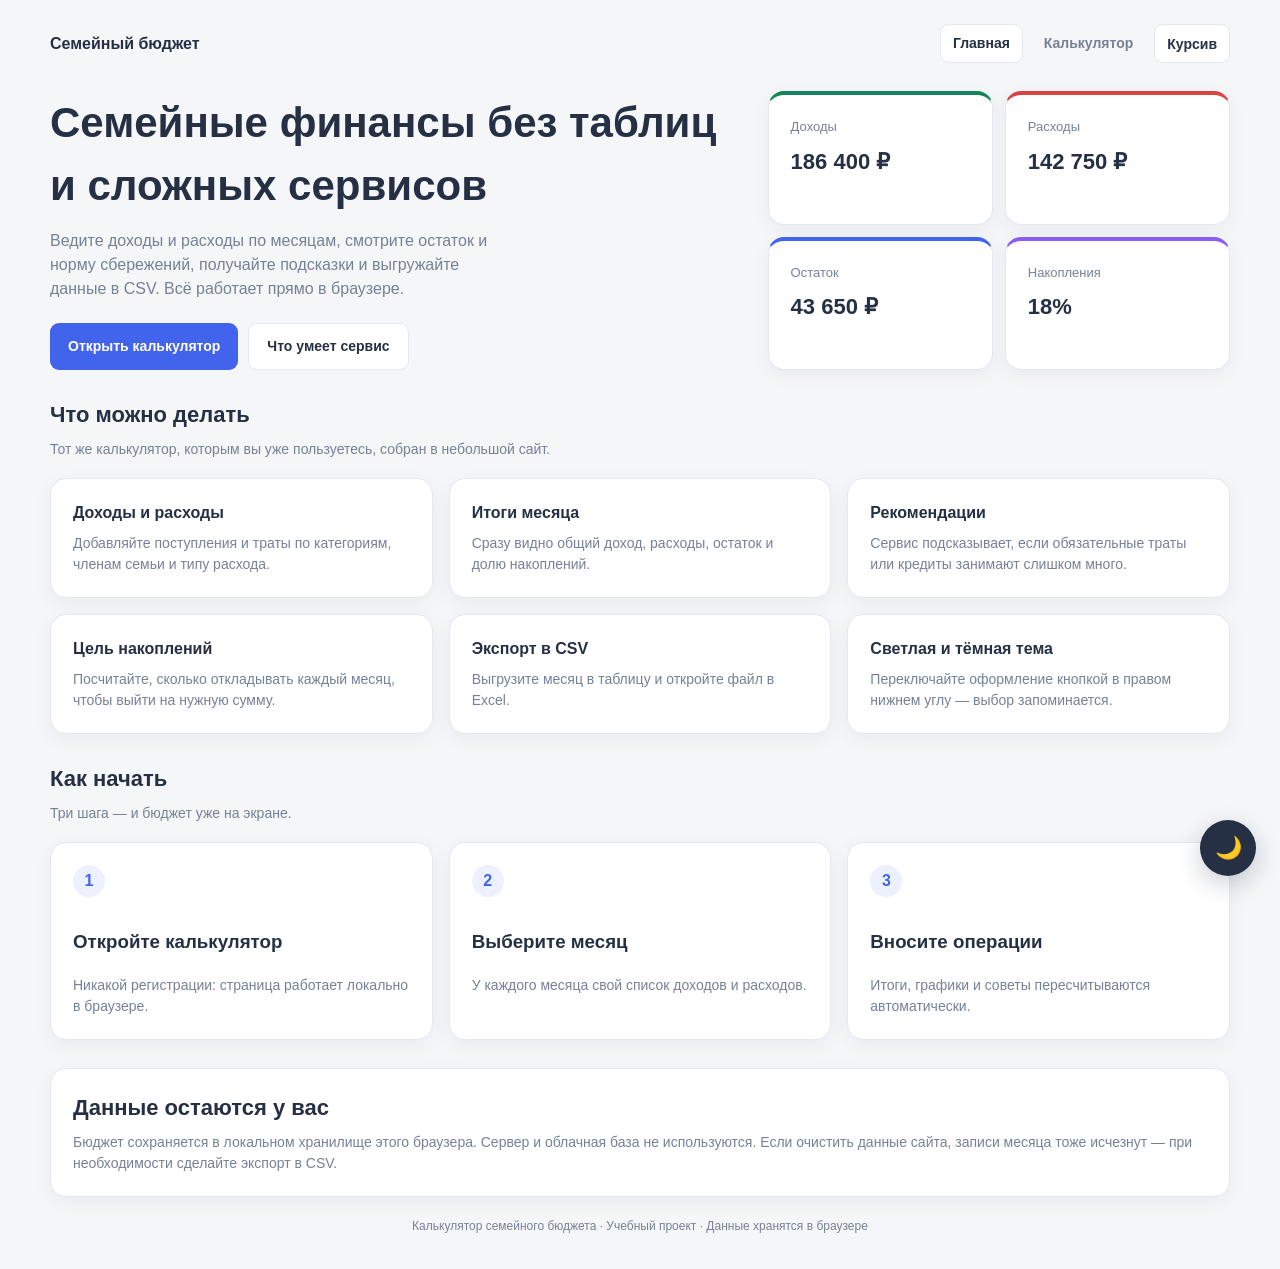
<file: index.html>
<!DOCTYPE html>
<html lang="ru">
<head>
    <meta charset="UTF-8">
    <meta name="viewport" content="width=device-width, initial-scale=1.0">
    <title>Семейный бюджет — учёт доходов и расходов</title>
    <meta name="description" content="Простой калькулятор семейного бюджета: доходы, расходы, накопления, рекомендации и экспорт в CSV. Данные хранятся только в вашем браузере.">
    <link rel="stylesheet" href="css/landing.css">
    <!-- Тема применяется сразу, чтобы страница не вспыхивала светлой. -->
    <script src="js/theme.js"></script>

    <!-- Курсив включается атрибутом data-font на html. -->
    <style>
        html[data-font="italic"] body {
            font-style: italic;
        }

        .font-toggle {
            border: 1px solid var(--border);
            background: var(--card);
            color: var(--text);
            border-radius: 9px;
            padding: 8px 12px;
            font-size: 14px;
            font-weight: 600;
            font-style: normal;
            cursor: pointer;
        }

        .font-toggle:focus-visible {
            outline: 3px solid var(--primary);
            outline-offset: 2px;
        }
    </style>

    <!-- Восстанавливаем курсив до отрисовки страницы. -->
    <script>
        (function applySavedFont() {
            try {
                if (localStorage.getItem("family-budget-font") === "italic") {
                    document.documentElement.setAttribute("data-font", "italic");
                }
            } catch (error) {
                // Если хранилище недоступно, остаётся обычный шрифт.
            }
        })();
    </script>
</head>
<body>
<div class="container">

    <!-- =========================================
         НАВИГАЦИЯ САЙТА
         ========================================= -->
    <nav class="site-nav" aria-label="Основная навигация">
        <a class="logo" href="index.html">Семейный бюджет</a>
        <div class="site-nav-links">
            <a href="index.html" aria-current="page">Главная</a>
            <a href="Калькулятор.html">Калькулятор</a>
            <!-- Переключение обычного шрифта и курсива -->
            <button type="button"
                    class="font-toggle"
                    id="fontToggle"
                    aria-pressed="false"
                    title="Переключить курсив">
                Курсив
            </button>
        </div>
    </nav>

    <!-- =========================================
         ПРИВЕТСТВЕННЫЙ БЛОК
         ========================================= -->
    <section class="hero">
        <div>
            <h1>Семейные финансы без таблиц и сложных сервисов</h1>
            <p>
                Ведите доходы и расходы по месяцам, смотрите остаток и норму
                сбережений, получайте подсказки и выгружайте данные в CSV.
                Всё работает прямо в браузере.
            </p>
            <div class="hero-actions">
                <!-- Основной переход к рабочему калькулятору -->
                <a class="button button-primary" href="Калькулятор.html">
                    Открыть калькулятор
                </a>
                <a class="button button-light" href="#features">
                    Что умеет сервис
                </a>
            </div>
        </div>

        <!-- Демонстрационные цифры — только для лендинга, не из данных пользователя -->
        <div class="hero-preview" aria-hidden="true">
            <div class="preview-row">
                <div class="card stat income">
                    <div class="stat-label">Доходы</div>
                    <div class="stat-value">186 400 ₽</div>
                </div>
                <div class="card stat expenses">
                    <div class="stat-label">Расходы</div>
                    <div class="stat-value">142 750 ₽</div>
                </div>
            </div>
            <div class="preview-row">
                <div class="card stat">
                    <div class="stat-label">Остаток</div>
                    <div class="stat-value">43 650 ₽</div>
                </div>
                <div class="card stat savings">
                    <div class="stat-label">Накопления</div>
                    <div class="stat-value">18%</div>
                </div>
            </div>
        </div>
    </section>

    <!-- =========================================
         ВОЗМОЖНОСТИ
         ========================================= -->
    <h2 class="section-title" id="features">Что можно делать</h2>
    <p class="section-caption">
        Тот же калькулятор, которым вы уже пользуетесь, собран в небольшой сайт.
    </p>

    <section class="features">
        <article class="card">
            <h3>Доходы и расходы</h3>
            <p>Добавляйте поступления и траты по категориям, членам семьи и типу расхода.</p>
        </article>
        <article class="card">
            <h3>Итоги месяца</h3>
            <p>Сразу видно общий доход, расходы, остаток и долю накоплений.</p>
        </article>
        <article class="card">
            <h3>Рекомендации</h3>
            <p>Сервис подсказывает, если обязательные траты или кредиты занимают слишком много.</p>
        </article>
        <article class="card">
            <h3>Цель накоплений</h3>
            <p>Посчитайте, сколько откладывать каждый месяц, чтобы выйти на нужную сумму.</p>
        </article>
        <article class="card">
            <h3>Экспорт в CSV</h3>
            <p>Выгрузите месяц в таблицу и откройте файл в Excel.</p>
        </article>
        <article class="card">
            <h3>Светлая и тёмная тема</h3>
            <p>Переключайте оформление кнопкой в правом нижнем углу — выбор запоминается.</p>
        </article>
    </section>

    <!-- =========================================
         КАК НАЧАТЬ
         ========================================= -->
    <h2 class="section-title">Как начать</h2>
    <p class="section-caption">Три шага — и бюджет уже на экране.</p>

    <section class="steps">
        <article class="card">
            <div class="step-number">1</div>
            <h3>Откройте калькулятор</h3>
            <p class="section-caption" style="margin:0">Никакой регистрации: страница работает локально в браузере.</p>
        </article>
        <article class="card">
            <div class="step-number">2</div>
            <h3>Выберите месяц</h3>
            <p class="section-caption" style="margin:0">У каждого месяца свой список доходов и расходов.</p>
        </article>
        <article class="card">
            <div class="step-number">3</div>
            <h3>Вносите операции</h3>
            <p class="section-caption" style="margin:0">Итоги, графики и советы пересчитываются автоматически.</p>
        </article>
    </section>

    <!-- =========================================
         ПРИВАТНОСТЬ
         ========================================= -->
    <section class="card privacy">
        <h2 class="section-title">Данные остаются у вас</h2>
        <p class="section-caption" style="margin-bottom:0">
            Бюджет сохраняется в локальном хранилище этого браузера.
            Сервер и облачная база не используются. Если очистить данные сайта,
            записи месяца тоже исчезнут — при необходимости сделайте экспорт в CSV.
        </p>
    </section>

    <footer class="footer">
        Калькулятор семейного бюджета · Учебный проект · Данные хранятся в браузере
    </footer>
</div>

<!-- =========================================
     КНОПКА ТЕМЫ (правый нижний угол)
     ========================================= -->
<button type="button"
        class="theme-toggle"
        id="themeToggle"
        aria-label="Переключить тему"
        title="Переключить тему">
    <span class="icon-moon" aria-hidden="true">🌙</span>
    <span class="icon-sun" aria-hidden="true">☀️</span>
</button>

<!-- =========================================
     ПЕРЕКЛЮЧЕНИЕ ОБЫЧНОГО ШРИФТА И КУРСИВА
     ========================================= -->
<script>
    (function() {
        const FONT_STORAGE_KEY = "family-budget-font";
        const fontToggle = document.getElementById("fontToggle");

        function isItalic() {
            return document.documentElement.getAttribute("data-font") === "italic";
        }

        function updateFontButton() {
            const italic = isItalic();

            fontToggle.textContent = italic ? "Обычный шрифт" : "Курсив";
            fontToggle.setAttribute("aria-pressed", italic ? "true" : "false");
            fontToggle.title = italic
                ? "Вернуть обычный шрифт"
                : "Включить курсив";
        }

        function setFont(style) {
            if (style === "italic") {
                document.documentElement.setAttribute("data-font", "italic");
            } else {
                document.documentElement.removeAttribute("data-font");
                style = "normal";
            }

            try {
                localStorage.setItem(FONT_STORAGE_KEY, style);
            } catch (error) {
                // Тема шрифта всё равно меняется до перезагрузки.
            }

            updateFontButton();
        }

        fontToggle.addEventListener("click", function() {
            setFont(isItalic() ? "normal" : "italic");
        });

        updateFontButton();
    })();
</script>
</body>
</html>
</file>
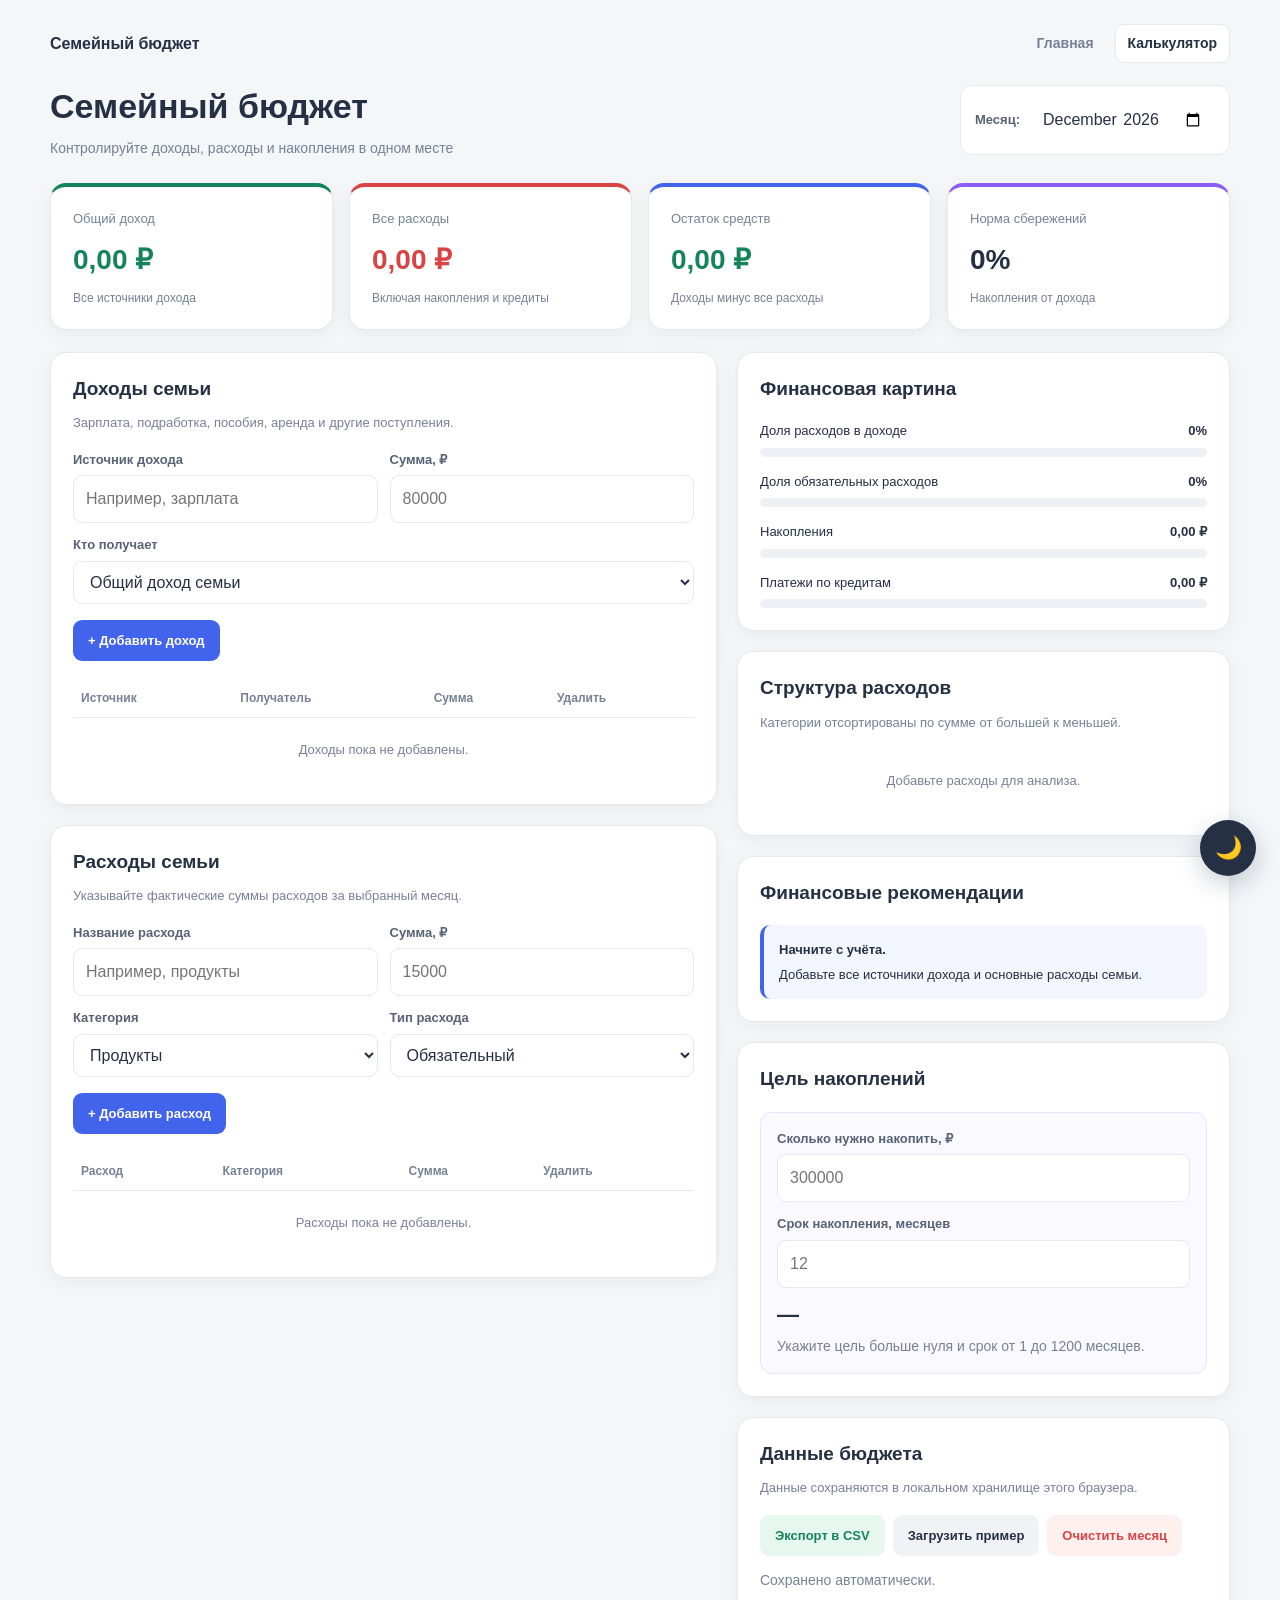
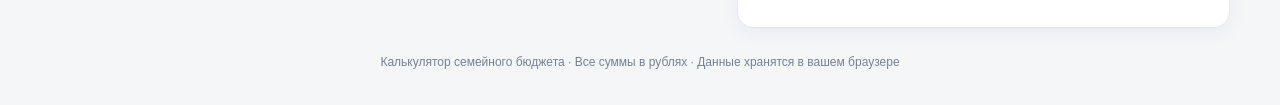
<file: Калькулятор.html>
<!DOCTYPE html>
<html lang="ru">
<head>
    <meta charset="UTF-8">
    <meta name="viewport" content="width=device-width, initial-scale=1.0">
    <title>Калькулятор семейного бюджета</title>

    <style>
        /* =========================================
           1. ОСНОВНЫЕ НАСТРОЙКИ И ЦВЕТОВАЯ ПАЛИТРА
           ========================================= */

        :root {
            --bg: #f4f6f8;
            --card: #ffffff;
            --text: #253044;
            --muted: #778196;
            --label: #586277;
            --primary: #4263eb;
            --primary-light: #edf1ff;
            --green: #16845b;
            --green-light: #e6f7ef;
            --red: #d94343;
            --red-light: #fff0f0;
            --orange: #c17b16;
            --border: #e4e8ef;
            --input-bg: #ffffff;
            --button-light-bg: #f0f2f6;
            --table-row-border: #edf0f4;
            --progress-bg: #edf0f5;
            --advice-info-bg: #f3f5ff;
            --advice-warning-bg: #fff5e5;
            --goal-bg: #faf9ff;
            --goal-border: #e8e1ff;
            --theme-btn-bg: #253044;
            --theme-btn-color: #ffffff;
            --radius: 16px;
            --shadow: 0 5px 20px rgba(25, 40, 70, 0.05);
            color-scheme: light;
        }

        /* Тёмная тема: те же имена переменных, другие значения */
        html[data-theme="dark"] {
            --bg: #121826;
            --card: #1b2435;
            --text: #e8edf5;
            --muted: #9aa6b8;
            --label: #b4c0d4;
            --primary: #6b86f5;
            --primary-light: #2a3458;
            --green: #3dba86;
            --green-light: #163528;
            --red: #f07171;
            --red-light: #3a1f24;
            --orange: #e0a454;
            --border: #2d3a4f;
            --input-bg: #151d2c;
            --button-light-bg: #2a3548;
            --table-row-border: #2d3a4f;
            --progress-bg: #2a3548;
            --advice-info-bg: #232d4a;
            --advice-warning-bg: #3a2f1c;
            --goal-bg: #221f38;
            --goal-border: #3d3563;
            --theme-btn-bg: #e8edf5;
            --theme-btn-color: #121826;
            --shadow: 0 5px 20px rgba(0, 0, 0, 0.35);
            color-scheme: dark;
        }

        * {
            box-sizing: border-box;
        }

        body {
            margin: 0;
            padding: 24px;
            font-family: Arial, Helvetica, sans-serif;
            background: var(--bg);
            color: var(--text);
            line-height: 1.5;
            transition: background-color 0.25s ease, color 0.25s ease;
        }

        button, input, select {
            font: inherit;
        }

        button {
            cursor: pointer;
        }

        .container {
            max-width: 1180px;
            margin: 0 auto;
        }

        .site-nav {
            display: flex;
            justify-content: space-between;
            align-items: center;
            gap: 16px;
            flex-wrap: wrap;
            margin-bottom: 18px;
        }

        .logo {
            font-weight: 700;
            font-size: 16px;
            color: var(--text);
            text-decoration: none;
        }

        .site-nav-links {
            display: flex;
            gap: 8px;
            flex-wrap: wrap;
        }

        .site-nav-links a {
            text-decoration: none;
            color: var(--muted);
            font-size: 14px;
            font-weight: 600;
            padding: 8px 12px;
            border-radius: 9px;
            border: 1px solid transparent;
        }

        .site-nav-links a:hover,
        .site-nav-links a[aria-current="page"] {
            color: var(--text);
            background: var(--card);
            border: 1px solid var(--border);
        }

        header {
            display: flex;
            justify-content: space-between;
            align-items: center;
            gap: 16px;
            flex-wrap: wrap;
            margin-bottom: 24px;
        }

        h1 {
            font-size: clamp(25px, 4vw, 34px);
            margin: 0 0 6px;
        }

        h2 {
            font-size: 19px;
            margin: 0 0 18px;
        }

        h3 {
            font-size: 15px;
            margin: 0 0 12px;
        }

        p {
            margin-top: 0;
        }

        .subtitle, .muted {
            color: var(--muted);
            font-size: 14px;
        }

        .month-control {
            display: flex;
            align-items: center;
            gap: 10px;
            background: var(--card);
            padding: 10px 14px;
            border-radius: 12px;
            border: 1px solid var(--border);
        }

        .month-control input {
            border: none;
            background: transparent;
            outline: none;
            color: var(--text);
        }

        /* =========================================
           2. КАРТОЧКИ И ОСНОВНАЯ СЕТКА
           ========================================= */

        .summary-grid {
            display: grid;
            grid-template-columns: repeat(4, minmax(0, 1fr));
            gap: 16px;
            margin-bottom: 22px;
        }

        .card {
            background: var(--card);
            border: 1px solid var(--border);
            border-radius: var(--radius);
            padding: 22px;
            box-shadow: var(--shadow);
            min-width: 0;
        }

        .summary-card {
            border-top: 4px solid var(--primary);
        }

        .summary-card.income {
            border-top-color: var(--green);
        }

        .summary-card.expenses {
            border-top-color: var(--red);
        }

        .summary-card.savings {
            border-top-color: #8b5cf6;
        }

        .summary-label {
            color: var(--muted);
            font-size: 13px;
            margin-bottom: 10px;
        }

        .summary-value {
            font-size: clamp(20px, 2.2vw, 28px);
            font-weight: 700;
            overflow-wrap: anywhere;
        }

        .summary-note {
            font-size: 12px;
            color: var(--muted);
            margin-top: 8px;
        }

        .layout {
            display: grid;
            grid-template-columns: minmax(0, 1.15fr) minmax(0, 0.85fr);
            gap: 20px;
            align-items: start;
        }

        .column {
            display: grid;
            gap: 20px;
            min-width: 0;
        }

        /* =========================================
           3. ФОРМЫ И КНОПКИ
           ========================================= */

        .form-grid {
            display: grid;
            grid-template-columns: minmax(0, 1fr) minmax(0, 1fr);
            gap: 12px;
            margin-bottom: 16px;
        }

        .field {
            display: flex;
            flex-direction: column;
            gap: 6px;
            min-width: 0;
        }

        .field.full {
            grid-column: 1 / -1;
        }

        label {
            font-size: 13px;
            font-weight: 600;
            color: var(--label);
        }

        input, select {
            width: 100%;
            min-width: 0;
            padding: 11px 12px;
            border: 1px solid var(--border);
            border-radius: 9px;
            background: var(--input-bg);
            color: var(--text);
        }

        input:focus, select:focus {
            outline: 2px solid rgba(66, 99, 235, 0.2);
            border-color: var(--primary);
        }

        .button {
            display: inline-flex;
            justify-content: center;
            align-items: center;
            gap: 6px;
            border: none;
            border-radius: 9px;
            padding: 11px 15px;
            font-weight: 600;
            font-size: 13px;
            transition: opacity 0.2s, transform 0.2s;
        }

        .button:hover {
            opacity: 0.88;
        }

        .button:active {
            transform: scale(0.98);
        }

        .button-primary {
            background: var(--primary);
            color: #fff;
        }

        .button-green {
            background: var(--green-light);
            color: var(--green);
        }

        .button-light {
            background: var(--button-light-bg);
            color: var(--text);
        }

        .button-danger {
            background: var(--red-light);
            color: var(--red);
        }

        .button-small {
            padding: 7px 10px;
            font-size: 12px;
        }

        .button-row {
            display: flex;
            gap: 8px;
            flex-wrap: wrap;
        }

        /* =========================================
           4. ТАБЛИЦЫ ОПЕРАЦИЙ
           ========================================= */

        .table-wrapper {
            overflow-x: auto;
            width: 100%;
        }

        table {
            width: 100%;
            border-collapse: collapse;
            font-size: 13px;
        }

        th {
            text-align: left;
            color: var(--muted);
            font-weight: 600;
            font-size: 12px;
            padding: 10px 8px;
            border-bottom: 1px solid var(--border);
            white-space: nowrap;
        }

        td {
            padding: 12px 8px;
            border-bottom: 1px solid var(--table-row-border);
            vertical-align: middle;
        }

        tbody tr:last-child td {
            border-bottom: none;
        }

        .amount {
            font-weight: 700;
            white-space: nowrap;
        }

        .income-text {
            color: var(--green);
        }

        .expense-text {
            color: var(--red);
        }

        .delete-button {
            border: none;
            background: transparent;
            color: var(--red);
            font-size: 20px;
            line-height: 1;
            padding: 4px 8px;
            border-radius: 6px;
        }

        .delete-button:hover {
            background: var(--red-light);
        }

        .empty-state {
            text-align: center;
            color: var(--muted);
            padding: 22px 8px;
            font-size: 13px;
        }

        /* =========================================
           5. АНАЛИТИКА И ПРОГРЕСС-БАРЫ
           ========================================= */

        .metric-row {
            display: flex;
            justify-content: space-between;
            gap: 12px;
            font-size: 13px;
            margin: 15px 0 7px;
        }

        .metric-row strong {
            text-align: right;
        }

        .progress {
            height: 9px;
            background: var(--progress-bg);
            border-radius: 10px;
            overflow: hidden;
        }

        .progress-bar {
            height: 100%;
            width: 0;
            border-radius: inherit;
            transition: width 0.25s;
        }

        .bar-green {
            background: var(--green);
        }

        .bar-red {
            background: var(--red);
        }

        .bar-blue {
            background: var(--primary);
        }

        .bar-purple {
            background: #8b5cf6;
        }

        .category-item {
            margin-bottom: 17px;
        }

        .category-item:last-child {
            margin-bottom: 0;
        }

        .category-heading {
            display: flex;
            justify-content: space-between;
            gap: 12px;
            font-size: 13px;
            margin-bottom: 7px;
        }

        .category-heading span:last-child {
            font-weight: 700;
            white-space: nowrap;
        }

        /* =========================================
           6. БЛОК РЕКОМЕНДАЦИЙ
           ========================================= */

        .advice {
            padding: 15px;
            border-radius: 10px;
            background: var(--advice-info-bg);
            border-left: 4px solid var(--primary);
            font-size: 13px;
            margin-bottom: 10px;
        }

        .advice:last-child {
            margin-bottom: 0;
        }

        .advice.good {
            background: var(--green-light);
            border-left-color: var(--green);
        }

        .advice.warning {
            background: var(--advice-warning-bg);
            border-left-color: var(--orange);
        }

        .advice.bad {
            background: var(--red-light);
            border-left-color: var(--red);
        }

        /* =========================================
           7. ПЛАН НАКОПЛЕНИЙ
           ========================================= */

        .goal-box {
            background: var(--goal-bg);
            border: 1px solid var(--goal-border);
            border-radius: 12px;
            padding: 16px;
        }

        .goal-result {
            font-size: 22px;
            font-weight: 700;
            margin: 10px 0 5px;
        }

        /* =========================================
           8. ПОДВАЛ И АДАПТИВНОСТЬ
           ========================================= */

        .footer {
            text-align: center;
            color: var(--muted);
            font-size: 12px;
            margin-top: 25px;
            padding-bottom: 10px;
        }

        .section-caption {
            font-size: 13px;
            color: var(--muted);
            margin: -8px 0 17px;
        }

        @media (max-width: 900px) {
            .summary-grid {
                grid-template-columns: repeat(2, minmax(0, 1fr));
            }

            .layout {
                grid-template-columns: 1fr;
            }
        }

        @media (max-width: 520px) {
            body {
                padding: 12px;
            }

            .card {
                padding: 16px;
            }

            .summary-grid {
                gap: 10px;
            }

            .summary-card {
                padding: 14px;
            }

            .summary-value {
                font-size: 20px;
            }

            .form-grid {
                grid-template-columns: 1fr;
            }

            .field.full {
                grid-column: auto;
            }

            header {
                align-items: stretch;
            }

            .month-control {
                justify-content: space-between;
            }
        }

        /* =========================================
           9. КНОПКА ПЕРЕКЛЮЧЕНИЯ ТЕМЫ
           ========================================= */

        .theme-toggle {
            position: fixed;
            right: 24px;
            bottom: 24px;
            z-index: 1000;
            width: 56px;
            height: 56px;
            border: none;
            border-radius: 50%;
            background: var(--theme-btn-bg);
            color: var(--theme-btn-color);
            box-shadow: 0 8px 24px rgba(25, 40, 70, 0.22);
            font-size: 22px;
            line-height: 1;
            display: inline-flex;
            align-items: center;
            justify-content: center;
            transition: transform 0.2s, opacity 0.2s, background-color 0.25s;
        }

        .theme-toggle:hover {
            opacity: 0.92;
            transform: scale(1.05);
        }

        .theme-toggle:focus-visible {
            outline: 3px solid var(--primary);
            outline-offset: 3px;
        }

        /* В тёмной теме на кнопке показываем солнце, в светлой — луну */
        .theme-toggle .icon-sun {
            display: none;
        }

        html[data-theme="dark"] .theme-toggle .icon-moon {
            display: none;
        }

        html[data-theme="dark"] .theme-toggle .icon-sun {
            display: inline;
        }

        @media (max-width: 520px) {
            .theme-toggle {
                right: 16px;
                bottom: 16px;
                width: 50px;
                height: 50px;
            }
        }
    </style>

    <!-- Общая тема для лендинга и калькулятора. -->
    <script src="js/theme.js"></script>
</head>

<body>
<div class="container">

    <!-- =========================================
         НАВИГАЦИЯ САЙТА
         ========================================= -->
    <nav class="site-nav" aria-label="Основная навигация">
        <a class="logo" href="index.html">Семейный бюджет</a>
        <div class="site-nav-links">
            <a href="index.html">Главная</a>
            <a href="Калькулятор.html" aria-current="page">Калькулятор</a>
        </div>
    </nav>

    <!-- =========================================
         ЗАГОЛОВОК И ВЫБОР МЕСЯЦА
         ========================================= -->

    <header>
        <div>
            <h1>Семейный бюджет</h1>
            <div class="subtitle">
                Контролируйте доходы, расходы и накопления в одном месте
            </div>
        </div>

        <div class="month-control">
            <label for="budgetMonth">Месяц:</label>
            <input type="month" id="budgetMonth">
        </div>
    </header>

    <!-- =========================================
         КАРТОЧКИ ИТОГОВ
         ========================================= -->

    <section class="summary-grid" aria-label="Итоги бюджета">

        <div class="card summary-card income">
            <div class="summary-label">Общий доход</div>
            <div class="summary-value income-text" id="totalIncome">0 ₽</div>
            <div class="summary-note">Все источники дохода</div>
        </div>

        <div class="card summary-card expenses">
            <div class="summary-label">Все расходы</div>
            <div class="summary-value expense-text" id="totalExpenses">0 ₽</div>
            <div class="summary-note">Включая накопления и кредиты</div>
        </div>

        <div class="card summary-card">
            <div class="summary-label">Остаток средств</div>
            <div class="summary-value" id="balance">0 ₽</div>
            <div class="summary-note">Доходы минус все расходы</div>
        </div>

        <div class="card summary-card savings">
            <div class="summary-label">Норма сбережений</div>
            <div class="summary-value" id="savingsRate">0%</div>
            <div class="summary-note">Накопления от дохода</div>
        </div>

    </section>

    <main class="layout">

        <!-- =====================================
             ЛЕВАЯ КОЛОНКА: ВВОД ДАННЫХ
             ===================================== -->

        <div class="column">

            <!-- Добавление дохода -->

            <section class="card">
                <h2>Доходы семьи</h2>
                <p class="section-caption">
                    Зарплата, подработка, пособия, аренда и другие поступления.
                </p>

                <form id="incomeForm">
                    <div class="form-grid">

                        <div class="field">
                            <label for="incomeName">Источник дохода</label>
                            <input id="incomeName" type="text"
                                   placeholder="Например, зарплата"
                                   maxlength="100" required>
                        </div>

                        <div class="field">
                            <label for="incomeAmount">Сумма, ₽</label>
                            <input id="incomeAmount" type="number"
                                   min="0.01" max="1000000000000"
                                   step="0.01" placeholder="80000"
                                   required>
                        </div>

                        <div class="field full">
                            <label for="incomePerson">Кто получает</label>
                            <select id="incomePerson">
                                <option value="Общий доход семьи">Общий доход семьи</option>
                                <option value="Первый член семьи">Первый член семьи</option>
                                <option value="Второй член семьи">Второй член семьи</option>
                                <option value="Другой источник">Другой источник</option>
                            </select>
                        </div>

                    </div>

                    <button class="button button-primary" type="submit">
                        + Добавить доход
                    </button>
                </form>

                <div class="table-wrapper" style="margin-top:18px">
                    <table>
                        <thead>
                        <tr>
                            <th>Источник</th>
                            <th>Получатель</th>
                            <th>Сумма</th>
                            <th>Удалить</th>
                        </tr>
                        </thead>
                        <tbody id="incomeTable"></tbody>
                    </table>
                </div>
            </section>

            <!-- Добавление расхода -->

            <section class="card">
                <h2>Расходы семьи</h2>
                <p class="section-caption">
                    Указывайте фактические суммы расходов за выбранный месяц.
                </p>

                <form id="expenseForm">
                    <div class="form-grid">

                        <div class="field">
                            <label for="expenseName">Название расхода</label>
                            <input id="expenseName" type="text"
                                   placeholder="Например, продукты"
                                   maxlength="100" required>
                        </div>

                        <div class="field">
                            <label for="expenseAmount">Сумма, ₽</label>
                            <input id="expenseAmount" type="number"
                                   min="0.01" max="1000000000000"
                                   step="0.01" placeholder="15000"
                                   required>
                        </div>

                        <div class="field">
                            <label for="expenseCategory">Категория</label>
                            <select id="expenseCategory">
                                <option value="Продукты">Продукты</option>
                                <option value="Жильё и коммунальные услуги">Жильё и коммунальные услуги</option>
                                <option value="Транспорт">Транспорт</option>
                                <option value="Здоровье">Здоровье</option>
                                <option value="Образование">Образование</option>
                                <option value="Дети">Дети</option>
                                <option value="Одежда">Одежда</option>
                                <option value="Связь и интернет">Связь и интернет</option>
                                <option value="Отдых и развлечения">Отдых и развлечения</option>
                                <option value="Кредиты">Кредиты</option>
                                <option value="Накопления">Накопления</option>
                                <option value="Дом и быт">Дом и быт</option>
                                <option value="Налоги">Налоги</option>
                                <option value="Подарки и помощь">Подарки и помощь</option>
                                <option value="Прочее">Прочее</option>
                            </select>
                        </div>

                        <div class="field">
                            <label for="expenseType">Тип расхода</label>
                            <select id="expenseType">
                                <option value="Обязательный">Обязательный</option>
                                <option value="Переменный">Переменный</option>
                            </select>
                        </div>

                    </div>

                    <button class="button button-primary" type="submit">
                        + Добавить расход
                    </button>
                </form>

                <div class="table-wrapper" style="margin-top:18px">
                    <table>
                        <thead>
                        <tr>
                            <th>Расход</th>
                            <th>Категория</th>
                            <th>Сумма</th>
                            <th>Удалить</th>
                        </tr>
                        </thead>
                        <tbody id="expenseTable"></tbody>
                    </table>
                </div>
            </section>

        </div>

        <!-- =====================================
             ПРАВАЯ КОЛОНКА: АНАЛИТИКА
             ===================================== -->

        <div class="column">

            <!-- Финансовая сводка -->

            <section class="card">
                <h2>Финансовая картина</h2>

                <div class="metric-row">
                    <span>Доля расходов в доходе</span>
                    <strong id="expenseRatio">0%</strong>
                </div>
                <div class="progress">
                    <div class="progress-bar bar-red" id="expenseBar"></div>
                </div>

                <div class="metric-row">
                    <span>Доля обязательных расходов</span>
                    <strong id="mandatoryRatio">0%</strong>
                </div>
                <div class="progress">
                    <div class="progress-bar bar-blue" id="mandatoryBar"></div>
                </div>

                <div class="metric-row">
                    <span>Накопления</span>
                    <strong id="savingsAmount">0 ₽</strong>
                </div>
                <div class="progress">
                    <div class="progress-bar bar-purple" id="savingsBar"></div>
                </div>

                <div class="metric-row">
                    <span>Платежи по кредитам</span>
                    <strong id="creditAmount">0 ₽</strong>
                </div>
                <div class="progress">
                    <div class="progress-bar bar-red" id="creditBar"></div>
                </div>
            </section>

            <!-- Структура расходов -->

            <section class="card">
                <h2>Структура расходов</h2>
                <p class="section-caption">
                    Категории отсортированы по сумме от большей к меньшей.
                </p>
                <div id="categoryAnalysis">
                    <div class="empty-state">Добавьте расходы для анализа.</div>
                </div>
            </section>

            <!-- Финансовые рекомендации -->

            <section class="card">
                <h2>Финансовые рекомендации</h2>
                <div id="recommendations">
                    <div class="advice">
                        Добавьте доходы и расходы, чтобы получить рекомендации.
                    </div>
                </div>
            </section>

            <!-- Цель накоплений -->

            <section class="card">
                <h2>Цель накоплений</h2>

                <div class="goal-box">
                    <div class="field">
                        <label for="goalAmount">Сколько нужно накопить, ₽</label>
                        <input id="goalAmount" type="number"
                               min="0" max="1000000000000"
                               step="0.01" placeholder="300000">
                    </div>

                    <div class="field" style="margin-top:12px">
                        <label for="goalMonths">Срок накопления, месяцев</label>
                        <input id="goalMonths" type="number"
                               min="1" max="1200" step="1"
                               placeholder="12">
                    </div>

                    <div class="goal-result" id="goalMonthly">0 ₽/мес.</div>
                    <div class="muted" id="goalAdvice">
                        Укажите цель и срок накопления.
                    </div>
                </div>
            </section>

            <!-- Управление данными -->

            <section class="card">
                <h2>Данные бюджета</h2>
                <p class="section-caption">
                    Данные сохраняются в локальном хранилище этого браузера.
                </p>

                <div class="button-row">
                    <button type="button" class="button button-green"
                            id="exportButton">
                        Экспорт в CSV
                    </button>

                    <button type="button" class="button button-light"
                            id="demoButton">
                        Загрузить пример
                    </button>

                    <button type="button" class="button button-danger"
                            id="clearButton">
                        Очистить месяц
                    </button>
                </div>

                <p class="muted" id="saveStatus" style="margin-top:14px">
                    Изменения сохраняются автоматически.
                </p>
            </section>

        </div>
    </main>

    <footer class="footer">
        Калькулятор семейного бюджета · Все суммы в рублях ·
        Данные хранятся в вашем браузере
    </footer>

</div>

<!-- =========================================
     КНОПКА ТЕМЫ (правый нижний угол)
     Светлая тема: луна — переключить на тёмную.
     Тёмная тема: солнце — вернуть светлую.
     ========================================= -->
<button type="button"
        class="theme-toggle"
        id="themeToggle"
        aria-label="Переключить тему"
        title="Переключить тему">
    <span class="icon-moon" aria-hidden="true">🌙</span>
    <span class="icon-sun" aria-hidden="true">☀️</span>
</button>

<script>
/* =========================================================
   КАЛЬКУЛЯТОР СЕМЕЙНОГО БЮДЖЕТА
   Версия 1.0

   Основные функции:
   1. Добавление и удаление доходов.
   2. Добавление и удаление расходов.
   3. Автоматический пересчёт показателей.
   4. Анализ категорий и финансовые рекомендации.
   5. Расчёт цели накоплений.
   6. Сохранение данных в localStorage.
   7. Экспорт данных в CSV.
   8. Переключение светлой и тёмной темы (js/theme.js).

   ВАЖНО:
   - Данные хранятся в браузере на этом устройстве.
   - Сервер и база данных не используются.
   - Очистка данных браузера может удалить сохранённый бюджет.
   ========================================================= */


/* =========================================================
   1. ПЕРЕМЕННЫЕ И НАСТРОЙКИ
   ========================================================= */

// Список операций хранится отдельно для каждого месяца.
let incomes = [];
let expenses = [];

// Текущий месяц в формате YYYY-MM.
const monthInput = document.getElementById("budgetMonth");

// Форматирование денежных сумм в российских рублях.
const moneyFormatter = new Intl.NumberFormat("ru-RU", {
    style: "currency",
    currency: "RUB",
    maximumFractionDigits: 2
});

// Форматирование процентов.
const percentFormatter = new Intl.NumberFormat("ru-RU", {
    maximumFractionDigits: 1
});

// Допустимый максимум для одной введённой суммы.
const MAX_AMOUNT = 1_000_000_000_000;

// Ключи localStorage имеют общий префикс.
const STORAGE_PREFIX = "familyBudget_v1_";


/* =========================================================
   2. ВСПОМОГАТЕЛЬНЫЕ ФУНКЦИИ
   ========================================================= */

// Преобразование числа в денежный формат.
function formatMoney(value) {
    return moneyFormatter.format(value);
}

// Преобразование числа в проценты.
function formatPercent(value) {
    return percentFormatter.format(value) + "%";
}

// Безопасное получение элемента по ID.
function el(id) {
    return document.getElementById(id);
}

// Получение ключа хранилища для выбранного месяца.
function getStorageKey() {
    return STORAGE_PREFIX + monthInput.value;
}

// Возвращает число из поля ввода.
// Пустое поле преобразуется в 0.
function getNumber(id) {
    const value = Number(el(id).value);
    return Number.isFinite(value) ? value : 0;
}

// Проверяет денежную сумму.
function isValidAmount(value) {
    return Number.isFinite(value) &&
        value > 0 &&
        value <= MAX_AMOUNT;
}

// Защита от вставки HTML из пользовательских названий.
// Все пользовательские текстовые значения выводятся через textContent.
function makeTextCell(value, className = "") {
    const td = document.createElement("td");
    td.textContent = value;

    if (className) {
        td.className = className;
    }

    return td;
}

// Создание кнопки удаления операции.
function makeDeleteButton(onClick, label) {
    const button = document.createElement("button");

    button.type = "button";
    button.className = "delete-button";
    button.textContent = "×";
    button.title = label;
    button.setAttribute("aria-label", label);
    button.addEventListener("click", onClick);

    const td = document.createElement("td");
    td.appendChild(button);

    return td;
}

// Ограничивает ширину прогресс-бара значением 100%.
function setProgress(id, percentage) {
    el(id).style.width =
        Math.max(0, Math.min(100, percentage)) + "%";
}

// Выводит статус сохранения.
function setSaveStatus(message) {
    el("saveStatus").textContent = message;
}

// Получение текущей даты в формате YYYY-MM.
// Используется локальная дата устройства.
function getCurrentMonth() {
    const date = new Date();
    const year = date.getFullYear();
    const month = String(date.getMonth() + 1).padStart(2, "0");

    return year + "-" + month;
}

// Округление денежной суммы до копеек.
function roundMoney(value) {
    return Math.round((value + Number.EPSILON) * 100) / 100;
}


/* =========================================================
   3. СОХРАНЕНИЕ И ЗАГРУЗКА
   ========================================================= */

// Сохранение текущего месяца в localStorage.
function saveData() {
    try {
        const data = {
            incomes: incomes,
            expenses: expenses,
            goalAmount: el("goalAmount").value,
            goalMonths: el("goalMonths").value
        };

        localStorage.setItem(
            getStorageKey(),
            JSON.stringify(data)
        );

        setSaveStatus("Сохранено автоматически.");
    } catch (error) {
        console.error("Ошибка сохранения бюджета:", error);

        setSaveStatus(
            "Не удалось сохранить данные. Проверьте настройки браузера."
        );
    }
}

// Проверяет загруженные операции перед использованием.
function validateOperations(items, type) {
    if (!Array.isArray(items)) {
        return [];
    }

    return items.filter(item => {
        if (!item || typeof item !== "object") {
            return false;
        }

        return typeof item.id === "string" &&
            typeof item.name === "string" &&
            item.name.length > 0 &&
            typeof item.amount === "number" &&
            isValidAmount(item.amount) &&
            (
                type === "income"
                    ? typeof item.person === "string"
                    : typeof item.category === "string" &&
                      typeof item.expenseType === "string"
            );
    }).map(item => {
        if (type === "income") {
            return {
                id: item.id,
                name: item.name.slice(0, 100),
                amount: item.amount,
                person: item.person.slice(0, 100)
            };
        }

        return {
            id: item.id,
            name: item.name.slice(0, 100),
            amount: item.amount,
            category: item.category.slice(0, 100),
            expenseType: item.expenseType === "Обязательный"
                ? "Обязательный"
                : "Переменный"
        };
    });
}

// Загрузка данных выбранного месяца.
function loadData() {
    incomes = [];
    expenses = [];

    el("goalAmount").value = "";
    el("goalMonths").value = "";

    try {
        const raw = localStorage.getItem(getStorageKey());

        if (raw) {
            const data = JSON.parse(raw);

            incomes = validateOperations(data.incomes, "income");
            expenses = validateOperations(data.expenses, "expense");

            if (
                data.goalAmount !== undefined &&
                data.goalAmount !== null
            ) {
                el("goalAmount").value = data.goalAmount;
            }

            if (
                data.goalMonths !== undefined &&
                data.goalMonths !== null
            ) {
                el("goalMonths").value = data.goalMonths;
            }
        }

        setSaveStatus("Данные текущего месяца загружены.");
    } catch (error) {
        console.error("Ошибка загрузки бюджета:", error);

        incomes = [];
        expenses = [];

        setSaveStatus(
            "Не удалось прочитать сохранённые данные."
        );
    }

    render();
}


/* =========================================================
   4. ДОБАВЛЕНИЕ ДОХОДОВ
   ========================================================= */

el("incomeForm").addEventListener("submit", function(event) {
    event.preventDefault();

    const name = el("incomeName").value.trim();
    const amount = roundMoney(getNumber("incomeAmount"));
    const person = el("incomePerson").value;

    if (!name) {
        alert("Введите название источника дохода.");
        return;
    }

    if (!isValidAmount(amount)) {
        alert("Введите сумму больше нуля и не более 1 трлн рублей.");
        return;
    }

    incomes.push({
        id: createId(),
        name: name,
        amount: amount,
        person: person
    });

    this.reset();

    render();
});


/* =========================================================
   5. ДОБАВЛЕНИЕ РАСХОДОВ
   ========================================================= */

el("expenseForm").addEventListener("submit", function(event) {
    event.preventDefault();

    const name = el("expenseName").value.trim();
    const amount = roundMoney(getNumber("expenseAmount"));
    const category = el("expenseCategory").value;
    const expenseType = el("expenseType").value;

    if (!name) {
        alert("Введите название расхода.");
        return;
    }

    if (!isValidAmount(amount)) {
        alert("Введите сумму больше нуля и не более 1 трлн рублей.");
        return;
    }

    expenses.push({
        id: createId(),
        name: name,
        amount: amount,
        category: category,
        expenseType: expenseType
    });

    this.reset();

    render();
});


/* =========================================================
   6. ИДЕНТИФИКАТОРЫ ОПЕРАЦИЙ
   ========================================================= */

// Генерирует уникальный идентификатор для операции.
function createId() {
    if (
        typeof crypto !== "undefined" &&
        typeof crypto.randomUUID === "function"
    ) {
        return crypto.randomUUID();
    }

    return Date.now().toString(36) +
        Math.random().toString(36).slice(2);
}


/* =========================================================
   7. УДАЛЕНИЕ ОПЕРАЦИЙ
   ========================================================= */

function deleteIncome(id) {
    incomes = incomes.filter(item => item.id !== id);
    render();
}

function deleteExpense(id) {
    expenses = expenses.filter(item => item.id !== id);
    render();
}


/* =========================================================
   8. РАСЧЁТ ФИНАНСОВЫХ ПОКАЗАТЕЛЕЙ
   ========================================================= */

function calculate() {
    // Суммарный доход семьи.
    const totalIncome = incomes.reduce(
        (sum, item) => sum + item.amount, 0
    );

    // Общая сумма расходов, включая накопления.
    const totalExpenses = expenses.reduce(
        (sum, item) => sum + item.amount, 0
    );

    // Остаток после всех учтённых расходов.
    const balance = totalIncome - totalExpenses;

    // Сумма, направленная в накопления.
    const savings = expenses
        .filter(item => item.category === "Накопления")
        .reduce((sum, item) => sum + item.amount, 0);

    // Сумма платежей по кредитам.
    const credits = expenses
        .filter(item => item.category === "Кредиты")
        .reduce((sum, item) => sum + item.amount, 0);

    // Обязательные расходы.
    const mandatoryExpenses = expenses
        .filter(item => item.expenseType === "Обязательный")
        .reduce((sum, item) => sum + item.amount, 0);

    // Переменные расходы.
    const variableExpenses = expenses
        .filter(item => item.expenseType === "Переменный")
        .reduce((sum, item) => sum + item.amount, 0);

    // Норма сбережений рассчитывается от общего дохода.
    const savingsRate = totalIncome > 0
        ? savings / totalIncome * 100
        : 0;

    // Доля всех расходов в доходе.
    const expenseRatio = totalIncome > 0
        ? totalExpenses / totalIncome * 100
        : 0;

    // Доля обязательных расходов в доходе.
    const mandatoryRatio = totalIncome > 0
        ? mandatoryExpenses / totalIncome * 100
        : 0;

    // Доля кредитных платежей в доходе.
    const creditRatio = totalIncome > 0
        ? credits / totalIncome * 100
        : 0;

    return {
        totalIncome,
        totalExpenses,
        balance,
        savings,
        credits,
        mandatoryExpenses,
        variableExpenses,
        savingsRate,
        expenseRatio,
        mandatoryRatio,
        creditRatio
    };
}


/* =========================================================
   9. ОТОБРАЖЕНИЕ СПИСКА ДОХОДОВ
   ========================================================= */

function renderIncomes() {
    const tbody = el("incomeTable");
    tbody.replaceChildren();

    if (incomes.length === 0) {
        const tr = document.createElement("tr");
        const td = document.createElement("td");

        td.colSpan = 4;
        td.className = "empty-state";
        td.textContent = "Доходы пока не добавлены.";

        tr.appendChild(td);
        tbody.appendChild(tr);
        return;
    }

    incomes.forEach(item => {
        const tr = document.createElement("tr");

        tr.appendChild(makeTextCell(item.name));
        tr.appendChild(makeTextCell(item.person));
        tr.appendChild(
            makeTextCell(formatMoney(item.amount), "amount income-text")
        );
        tr.appendChild(
            makeDeleteButton(
                () => deleteIncome(item.id),
                "Удалить доход: " + item.name
            )
        );

        tbody.appendChild(tr);
    });
}


/* =========================================================
   10. ОТОБРАЖЕНИЕ СПИСКА РАСХОДОВ
   ========================================================= */

function renderExpenses() {
    const tbody = el("expenseTable");
    tbody.replaceChildren();

    if (expenses.length === 0) {
        const tr = document.createElement("tr");
        const td = document.createElement("td");

        td.colSpan = 4;
        td.className = "empty-state";
        td.textContent = "Расходы пока не добавлены.";

        tr.appendChild(td);
        tbody.appendChild(tr);
        return;
    }

    expenses.forEach(item => {
        const tr = document.createElement("tr");

        tr.appendChild(makeTextCell(item.name));
        tr.appendChild(makeTextCell(item.category));
        tr.appendChild(
            makeTextCell(formatMoney(item.amount), "amount expense-text")
        );
        tr.appendChild(
            makeDeleteButton(
                () => deleteExpense(item.id),
                "Удалить расход: " + item.name
            )
        );

        tbody.appendChild(tr);
    });
}


/* =========================================================
   11. ОБНОВЛЕНИЕ КАРТОЧЕК И ПОКАЗАТЕЛЕЙ
   ========================================================= */

function renderSummary(stats) {
    el("totalIncome").textContent =
        formatMoney(stats.totalIncome);

    el("totalExpenses").textContent =
        formatMoney(stats.totalExpenses);

    el("balance").textContent =
        formatMoney(stats.balance);

    el("balance").style.color =
        stats.balance < 0 ? "var(--red)" : "var(--green)";

    el("savingsRate").textContent =
        formatPercent(stats.savingsRate);

    el("expenseRatio").textContent =
        formatPercent(stats.expenseRatio);

    el("mandatoryRatio").textContent =
        formatPercent(stats.mandatoryRatio);

    el("savingsAmount").textContent =
        formatMoney(stats.savings);

    el("creditAmount").textContent =
        formatMoney(stats.credits);

    setProgress("expenseBar", stats.expenseRatio);
    setProgress("mandatoryBar", stats.mandatoryRatio);
    setProgress("savingsBar", stats.savingsRate);
    setProgress("creditBar", stats.creditRatio);
}


/* =========================================================
   12. АНАЛИЗ КАТЕГОРИЙ РАСХОДОВ
   ========================================================= */

function renderCategories() {
    const container = el("categoryAnalysis");
    container.replaceChildren();

    const totals = {};

    expenses.forEach(item => {
        totals[item.category] =
            (totals[item.category] || 0) + item.amount;
    });

    const categories = Object.entries(totals)
        .sort((a, b) => b[1] - a[1]);

    const total = expenses.reduce(
        (sum, item) => sum + item.amount, 0
    );

    if (categories.length === 0) {
        const empty = document.createElement("div");
        empty.className = "empty-state";
        empty.textContent = "Добавьте расходы для анализа.";
        container.appendChild(empty);
        return;
    }

    categories.forEach(([name, amount], index) => {
        const share = total > 0 ? amount / total * 100 : 0;

        const item = document.createElement("div");
        item.className = "category-item";

        const heading = document.createElement("div");
        heading.className = "category-heading";

        const categoryName = document.createElement("span");
        categoryName.textContent = name;

        const categoryAmount = document.createElement("span");
        categoryAmount.textContent =
            formatMoney(amount) + " · " + formatPercent(share);

        heading.append(categoryName, categoryAmount);

        const progress = document.createElement("div");
        progress.className = "progress";

        const bar = document.createElement("div");
        bar.className = "progress-bar " +
            (index === 0 ? "bar-blue" : "bar-green");

        bar.style.width = Math.min(100, share) + "%";

        progress.appendChild(bar);
        item.append(heading, progress);
        container.appendChild(item);
    });
}


/* =========================================================
   13. ФИНАНСОВЫЕ РЕКОМЕНДАЦИИ
   ========================================================= */

function renderRecommendations(stats) {
    const container = el("recommendations");
    container.replaceChildren();

    const messages = [];

    // Если доходов нет, оценить бюджет невозможно.
    if (stats.totalIncome === 0 && stats.totalExpenses === 0) {
        messages.push({
            type: "",
            title: "Начните с учёта.",
            text: "Добавьте все источники дохода и основные расходы семьи."
        });
    } else if (stats.totalIncome === 0) {
        messages.push({
            type: "warning",
            title: "Доходы не указаны.",
            text: "Добавьте доходы, чтобы оценить финансовую нагрузку."
        });
    } else {
        // Проверка дефицита.
        if (stats.balance < 0) {
            messages.push({
                type: "bad",
                title: "Бюджет дефицитный.",
                text: "Расходы превышают доходы на " +
                    formatMoney(Math.abs(stats.balance)) +
                    ". Проверьте переменные расходы и обязательные платежи."
            });
        } else if (stats.balance === 0) {
            messages.push({
                type: "warning",
                title: "Запас отсутствует.",
                text: "Все доходы распределены. По возможности создайте резерв."
            });
        } else {
            messages.push({
                type: "good",
                title: "Бюджет в плюсе.",
                text: "После учтённых расходов осталось " +
                    formatMoney(stats.balance) + "."
            });
        }

        // Проверка расходов относительно дохода.
        if (stats.expenseRatio > 100) {
            messages.push({
                type: "bad",
                title: "Перерасход.",
                text: "Расходы составляют " +
                    formatPercent(stats.expenseRatio) +
                    " дохода. Текущий уровень затрат не покрывается доходами."
            });
        } else if (stats.expenseRatio >= 90) {
            messages.push({
                type: "warning",
                title: "Небольшой финансовый запас.",
                text: "На все расходы уходит " +
                    formatPercent(stats.expenseRatio) +
                    " дохода. Незапланированные траты могут привести к дефициту."
            });
        }

        // Проверка накоплений.
        if (stats.savingsRate < 10 && stats.balance > 0) {
            messages.push({
                type: "",
                title: "Увеличьте резерв.",
                text: "Рассмотрите возможность направлять часть остатка " +
                    "на накопления. Ориентир 10% — цель, а не обязательная норма."
            });
        } else if (stats.savingsRate >= 20) {
            messages.push({
                type: "good",
                title: "Высокая доля накоплений.",
                text: "На накопления направлено " +
                    formatPercent(stats.savingsRate) +
                    " дохода. Убедитесь, что учтены все обязательные платежи."
            });
        }

        // Проверка кредитной нагрузки.
        if (stats.creditRatio > 30) {
            messages.push({
                type: "warning",
                title: "Высокая кредитная нагрузка.",
                text: "Платежи по кредитам составляют " +
                    formatPercent(stats.creditRatio) +
                    " дохода. Оцените возможности снижения долговой нагрузки."
            });
        }
    }

    messages.forEach(message => {
        const box = document.createElement("div");
        box.className = "advice" +
            (message.type ? " " + message.type : "");

        const title = document.createElement("strong");
        title.textContent = message.title;

        const text = document.createElement("div");
        text.style.marginTop = "5px";
        text.textContent = message.text;

        box.append(title, text);
        container.appendChild(box);
    });
}


/* =========================================================
   14. РАСЧЁТ ЦЕЛИ НАКОПЛЕНИЙ
   ========================================================= */

function renderGoal() {
    const goal = getNumber("goalAmount");
    const months = getNumber("goalMonths");

    const validGoal =
        Number.isFinite(goal) &&
        goal > 0 &&
        goal <= MAX_AMOUNT;

    const validMonths =
        Number.isInteger(months) &&
        months >= 1 &&
        months <= 1200;

    if (!validGoal || !validMonths) {
        el("goalMonthly").textContent = "—";
        el("goalAdvice").textContent =
            "Укажите цель больше нуля и срок от 1 до 1200 месяцев.";
        return;
    }

    const monthly = goal / months;

    el("goalMonthly").textContent =
        formatMoney(monthly) + "/мес.";

    const stats = calculate();

    if (stats.balance >= monthly) {
        el("goalAdvice").textContent =
            "Текущий остаток покрывает необходимый ежемесячный взнос. " +
            "Это расчёт без учёта будущих изменений доходов и цен.";
    } else {
        el("goalAdvice").textContent =
            "Для цели нужно дополнительно находить " +
            formatMoney(Math.max(0, monthly - stats.balance)) +
            " в месяц относительно текущего остатка.";
    }
}


/* =========================================================
   15. ЕДИНАЯ ФУНКЦИЯ ОБНОВЛЕНИЯ ИНТЕРФЕЙСА
   ========================================================= */

function render() {
    const stats = calculate();

    renderIncomes();
    renderExpenses();
    renderSummary(stats);
    renderCategories();
    renderRecommendations(stats);
    renderGoal();

    saveData();
}


/* =========================================================
   16. ПЕРЕКЛЮЧЕНИЕ МЕСЯЦЕВ
   ========================================================= */

// При смене месяца загружается отдельный бюджет.
// Операции разных месяцев не смешиваются.
monthInput.addEventListener("change", function() {
    if (!this.value) {
        this.value = getCurrentMonth();
    }

    loadData();
});


/* =========================================================
   17. ИЗМЕНЕНИЕ ЦЕЛИ НАКОПЛЕНИЙ
   ========================================================= */

el("goalAmount").addEventListener("input", renderGoal);
el("goalMonths").addEventListener("input", renderGoal);

el("goalAmount").addEventListener("change", saveData);
el("goalMonths").addEventListener("change", saveData);


/* =========================================================
   18. ЗАГРУЗКА ДЕМОНСТРАЦИОННЫХ ДАННЫХ
   ========================================================= */

// Пример нужен для проверки работы калькулятора.
// При загрузке примера текущие операции месяца заменяются.
el("demoButton").addEventListener("click", function() {
    const confirmed = confirm(
        "Заменить данные текущего месяца демонстрационным примером?"
    );

    if (!confirmed) {
        return;
    }

    incomes = [
        {
            id: createId(),
            name: "Зарплата",
            amount: 90000,
            person: "Первый член семьи"
        },
        {
            id: createId(),
            name: "Зарплата супруга",
            amount: 110000,
            person: "Второй член семьи"
        },
        {
            id: createId(),
            name: "Подработка",
            amount: 10000,
            person: "Другой источник"
        }
    ];

    expenses = [
        {
            id: createId(),
            name: "Продукты на месяц",
            amount: 30000,
            category: "Продукты",
            expenseType: "Переменный"
        },
        {
            id: createId(),
            name: "Коммунальные услуги",
            amount: 10000,
            category: "Жильё и коммунальные услуги",
            expenseType: "Обязательный"
        },
        {
            id: createId(),
            name: "Бензин и транспорт",
            amount: 8000,
            category: "Транспорт",
            expenseType: "Переменный"
        },
        {
            id: createId(),
            name: "Платёж по кредиту",
            amount: 15000,
            category: "Кредиты",
            expenseType: "Обязательный"
        },
        {
            id: createId(),
            name: "Резерв семьи",
            amount: 20000,
            category: "Накопления",
            expenseType: "Переменный"
        },
        {
            id: createId(),
            name: "Связь и интернет",
            amount: 2000,
            category: "Связь и интернет",
            expenseType: "Обязательный"
        }
    ];

    el("goalAmount").value = 300000;
    el("goalMonths").value = 12;

    render();
});


/* =========================================================
   19. ОЧИСТКА ДАННЫХ ТЕКУЩЕГО МЕСЯЦА
   ========================================================= */

el("clearButton").addEventListener("click", function() {
    const confirmed = confirm(
        "Удалить все доходы, расходы и цель накоплений за выбранный месяц?"
    );

    if (!confirmed) {
        return;
    }

    incomes = [];
    expenses = [];

    el("goalAmount").value = "";
    el("goalMonths").value = "";

    render();
});


/* =========================================================
   20. ЭКСПОРТ В CSV
   ========================================================= */

// CSV можно открыть в Microsoft Excel и других табличных редакторах.
// Для русскоязычной версии Excel используется разделитель ";".
el("exportButton").addEventListener("click", function() {
    const rows = [
        ["Семейный бюджет", monthInput.value],
        [],
        ["ДОХОДЫ"],
        ["Источник", "Получатель", "Сумма, RUB"]
    ];

    incomes.forEach(item => {
        rows.push([
            item.name,
            item.person,
            item.amount.toFixed(2)
        ]);
    });

    rows.push([]);
    rows.push(["РАСХОДЫ"]);
    rows.push([
        "Название",
        "Категория",
        "Тип расхода",
        "Сумма, RUB"
    ]);

    expenses.forEach(item => {
        rows.push([
            item.name,
            item.category,
            item.expenseType,
            item.amount.toFixed(2)
        ]);
    });

    const stats = calculate();

    rows.push([]);
    rows.push(["ИТОГИ"]);
    rows.push(["Доходы, RUB", stats.totalIncome.toFixed(2)]);
    rows.push(["Расходы, RUB", stats.totalExpenses.toFixed(2)]);
    rows.push(["Остаток, RUB", stats.balance.toFixed(2)]);
    rows.push(["Накопления, RUB", stats.savings.toFixed(2)]);
    rows.push(["Кредиты, RUB", stats.credits.toFixed(2)]);

    // Экранирование полей CSV.
    // Кавычки внутри текста удваиваются.
    function escapeCSV(value) {
        let text = String(value);

        // Защита от исполнения формул в Excel при открытии файла.
        // Названия, начинающиеся с формульных символов,
        // получают ведущий апостроф.
        if (/^[\s\u0000-\u001F]*[=+\-@]/.test(text)) {
            text = "'" + text;
        }

        return '"' + text.replace(/"/g, '""') + '"';
    }

    const csv = "\uFEFF" + rows.map(row =>
        row.map(escapeCSV).join(";")
    ).join("\r\n");

    const blob = new Blob([csv], {
        type: "text/csv;charset=utf-8;"
    });

    const url = URL.createObjectURL(blob);
    const link = document.createElement("a");

    link.href = url;
    link.download = "semeyny-budget-" +
        monthInput.value + ".csv";

    document.body.appendChild(link);
    link.click();
    link.remove();

    URL.revokeObjectURL(url);
});


/* =========================================================
   21. ПЕРВИЧНЫЙ ЗАПУСК
   Тема переключается в js/theme.js.
   ========================================================= */

// Устанавливаем текущий месяц и загружаем его данные.
monthInput.value = getCurrentMonth();
loadData();

</script>
</body>
</html>
</file>
<file: css/landing.css>
/* Стили приветственного лендинга. Палитра совпадает с калькулятором. */

:root {
    --bg: #f4f6f8;
    --card: #ffffff;
    --text: #253044;
    --muted: #778196;
    --label: #586277;
    --primary: #4263eb;
    --primary-light: #edf1ff;
    --green: #16845b;
    --green-light: #e6f7ef;
    --red: #d94343;
    --red-light: #fff0f0;
    --orange: #c17b16;
    --border: #e4e8ef;
    --theme-btn-bg: #253044;
    --theme-btn-color: #ffffff;
    --radius: 16px;
    --shadow: 0 5px 20px rgba(25, 40, 70, 0.05);
    color-scheme: light;
}

html[data-theme="dark"] {
    --bg: #121826;
    --card: #1b2435;
    --text: #e8edf5;
    --muted: #9aa6b8;
    --label: #b4c0d4;
    --primary: #6b86f5;
    --primary-light: #2a3458;
    --green: #3dba86;
    --green-light: #163528;
    --red: #f07171;
    --red-light: #3a1f24;
    --orange: #e0a454;
    --border: #2d3a4f;
    --theme-btn-bg: #e8edf5;
    --theme-btn-color: #121826;
    --shadow: 0 5px 20px rgba(0, 0, 0, 0.35);
    color-scheme: dark;
}

* {
    box-sizing: border-box;
}

body {
    margin: 0;
    padding: 24px;
    font-family: Arial, Helvetica, sans-serif;
    background: var(--bg);
    color: var(--text);
    line-height: 1.5;
    transition: background-color 0.25s ease, color 0.25s ease;
}

a {
    color: var(--primary);
}

.container {
    max-width: 1180px;
    margin: 0 auto;
}

.site-nav {
    display: flex;
    justify-content: space-between;
    align-items: center;
    gap: 16px;
    flex-wrap: wrap;
    margin-bottom: 28px;
}

.logo {
    font-weight: 700;
    font-size: 16px;
    color: var(--text);
    text-decoration: none;
}

.site-nav-links {
    display: flex;
    gap: 8px;
    flex-wrap: wrap;
}

.site-nav-links a {
    text-decoration: none;
    color: var(--muted);
    font-size: 14px;
    font-weight: 600;
    padding: 8px 12px;
    border-radius: 9px;
    border: 1px solid transparent;
}

.site-nav-links a:hover,
.site-nav-links a[aria-current="page"] {
    color: var(--text);
    background: var(--card);
    border: 1px solid var(--border);
}

.card {
    background: var(--card);
    border: 1px solid var(--border);
    border-radius: var(--radius);
    padding: 22px;
    box-shadow: var(--shadow);
}

.hero {
    display: grid;
    grid-template-columns: minmax(0, 1.2fr) minmax(0, 0.8fr);
    gap: 24px;
    align-items: stretch;
    margin-bottom: 28px;
}

.hero h1 {
    font-size: clamp(28px, 5vw, 42px);
    margin: 0 0 12px;
}

.hero p {
    color: var(--muted);
    font-size: 16px;
    margin: 0 0 22px;
    max-width: 52ch;
}

.hero-actions {
    display: flex;
    gap: 10px;
    flex-wrap: wrap;
}

.button {
    display: inline-flex;
    justify-content: center;
    align-items: center;
    border: none;
    border-radius: 9px;
    padding: 12px 18px;
    font-weight: 600;
    font-size: 14px;
    text-decoration: none;
    cursor: pointer;
}

.button-primary {
    background: var(--primary);
    color: #fff;
}

.button-light {
    background: var(--card);
    color: var(--text);
    border: 1px solid var(--border);
}

.hero-preview {
    display: grid;
    gap: 12px;
}

.preview-row {
    display: grid;
    grid-template-columns: 1fr 1fr;
    gap: 12px;
}

.stat {
    border-top: 4px solid var(--primary);
}

.stat.income {
    border-top-color: var(--green);
}

.stat.expenses {
    border-top-color: var(--red);
}

.stat.savings {
    border-top-color: #8b5cf6;
}

.stat-label {
    color: var(--muted);
    font-size: 13px;
    margin-bottom: 8px;
}

.stat-value {
    font-size: 22px;
    font-weight: 700;
}

.section-title {
    font-size: 22px;
    margin: 0 0 8px;
}

.section-caption {
    color: var(--muted);
    font-size: 14px;
    margin: 0 0 18px;
}

.features {
    display: grid;
    grid-template-columns: repeat(3, minmax(0, 1fr));
    gap: 16px;
    margin-bottom: 28px;
}

.features h3 {
    margin: 0 0 8px;
    font-size: 16px;
}

.features p {
    margin: 0;
    color: var(--muted);
    font-size: 14px;
}

.steps {
    display: grid;
    grid-template-columns: repeat(3, minmax(0, 1fr));
    gap: 16px;
    margin-bottom: 28px;
}

.step-number {
    width: 32px;
    height: 32px;
    border-radius: 50%;
    background: var(--primary-light);
    color: var(--primary);
    display: inline-flex;
    align-items: center;
    justify-content: center;
    font-weight: 700;
    margin-bottom: 12px;
}

.privacy {
    margin-bottom: 20px;
}

.footer {
    text-align: center;
    color: var(--muted);
    font-size: 12px;
    margin-top: 10px;
    padding-bottom: 10px;
}

.theme-toggle {
    position: fixed;
    right: 24px;
    bottom: 24px;
    z-index: 1000;
    width: 56px;
    height: 56px;
    border: none;
    border-radius: 50%;
    background: var(--theme-btn-bg);
    color: var(--theme-btn-color);
    box-shadow: 0 8px 24px rgba(25, 40, 70, 0.22);
    font-size: 22px;
    line-height: 1;
    display: inline-flex;
    align-items: center;
    justify-content: center;
    cursor: pointer;
    transition: transform 0.2s, opacity 0.2s, background-color 0.25s;
}

.theme-toggle:hover {
    opacity: 0.92;
    transform: scale(1.05);
}

.theme-toggle:focus-visible {
    outline: 3px solid var(--primary);
    outline-offset: 3px;
}

.theme-toggle .icon-sun {
    display: none;
}

html[data-theme="dark"] .theme-toggle .icon-moon {
    display: none;
}

html[data-theme="dark"] .theme-toggle .icon-sun {
    display: inline;
}

@media (max-width: 900px) {
    .hero,
    .features,
    .steps,
    .preview-row {
        grid-template-columns: 1fr;
    }
}

@media (max-width: 520px) {
    body {
        padding: 12px;
    }

    .theme-toggle {
        right: 16px;
        bottom: 16px;
        width: 50px;
        height: 50px;
    }
}
</file>
